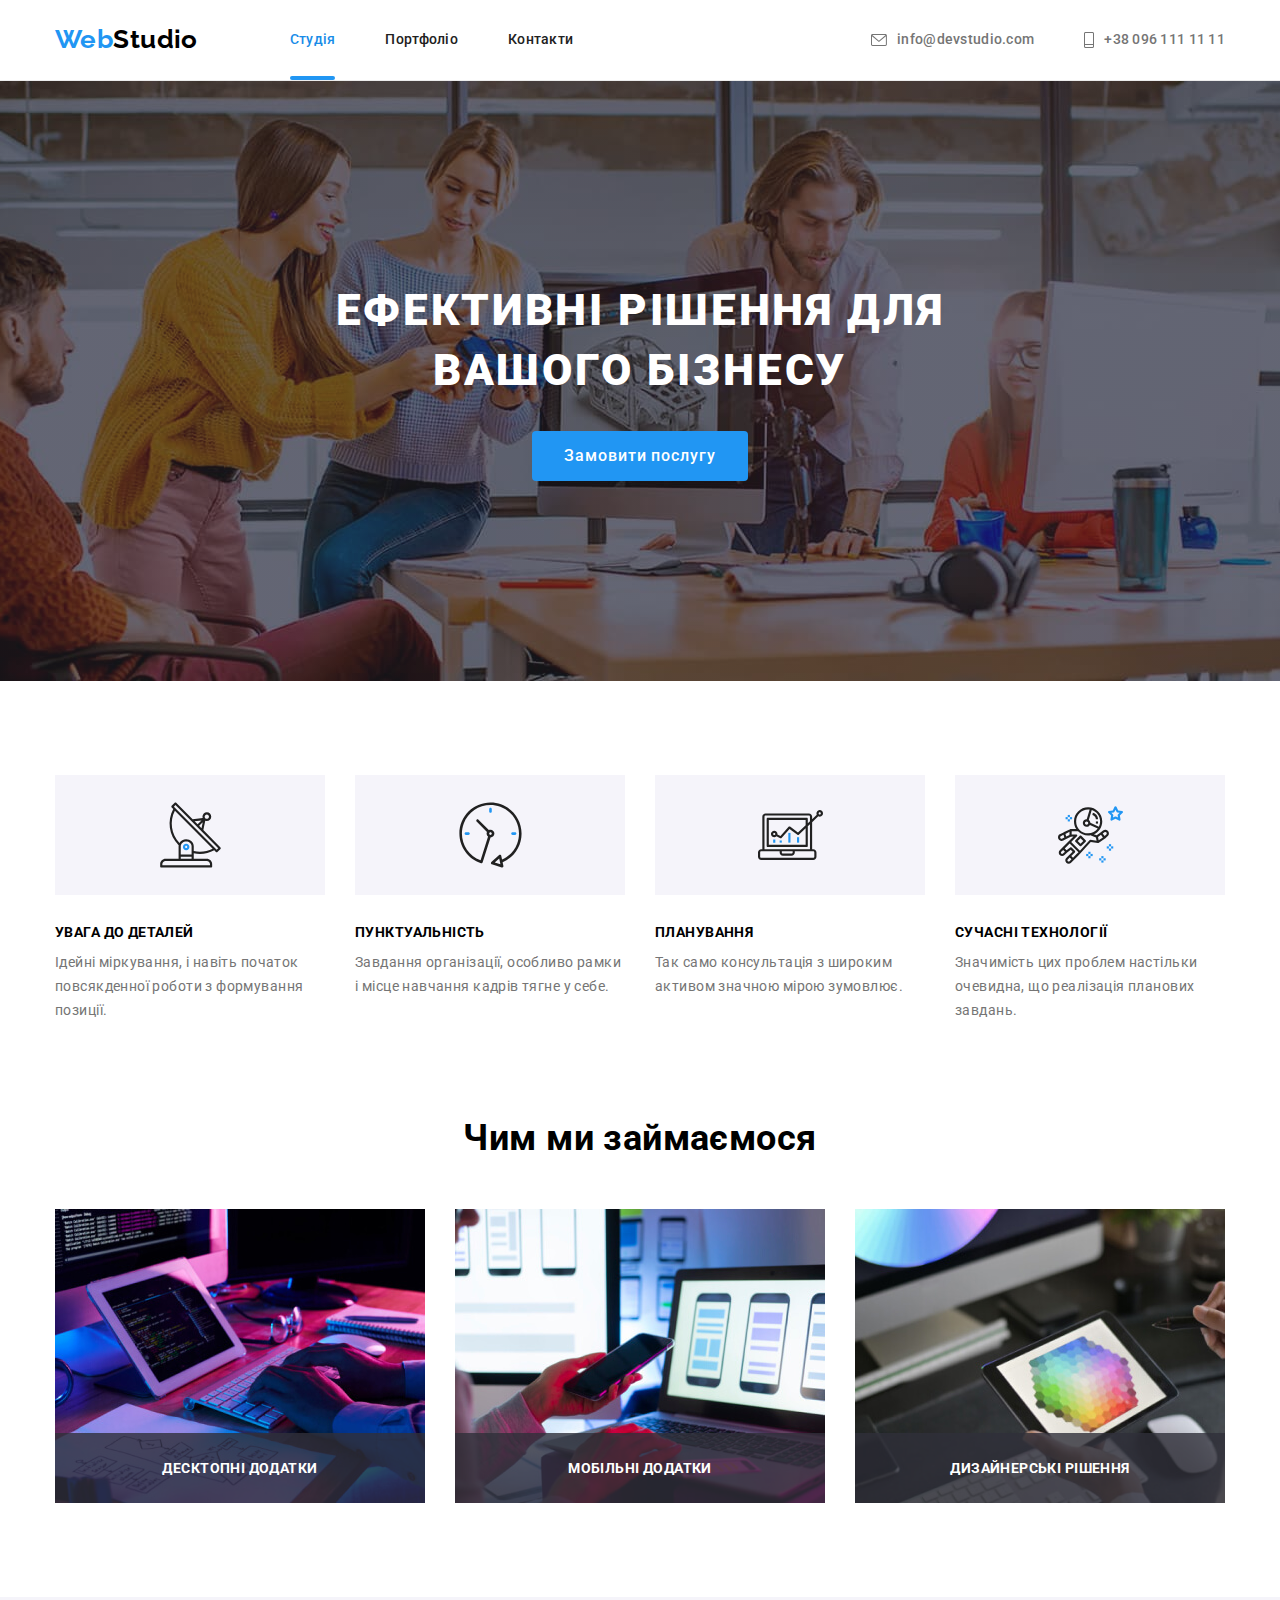
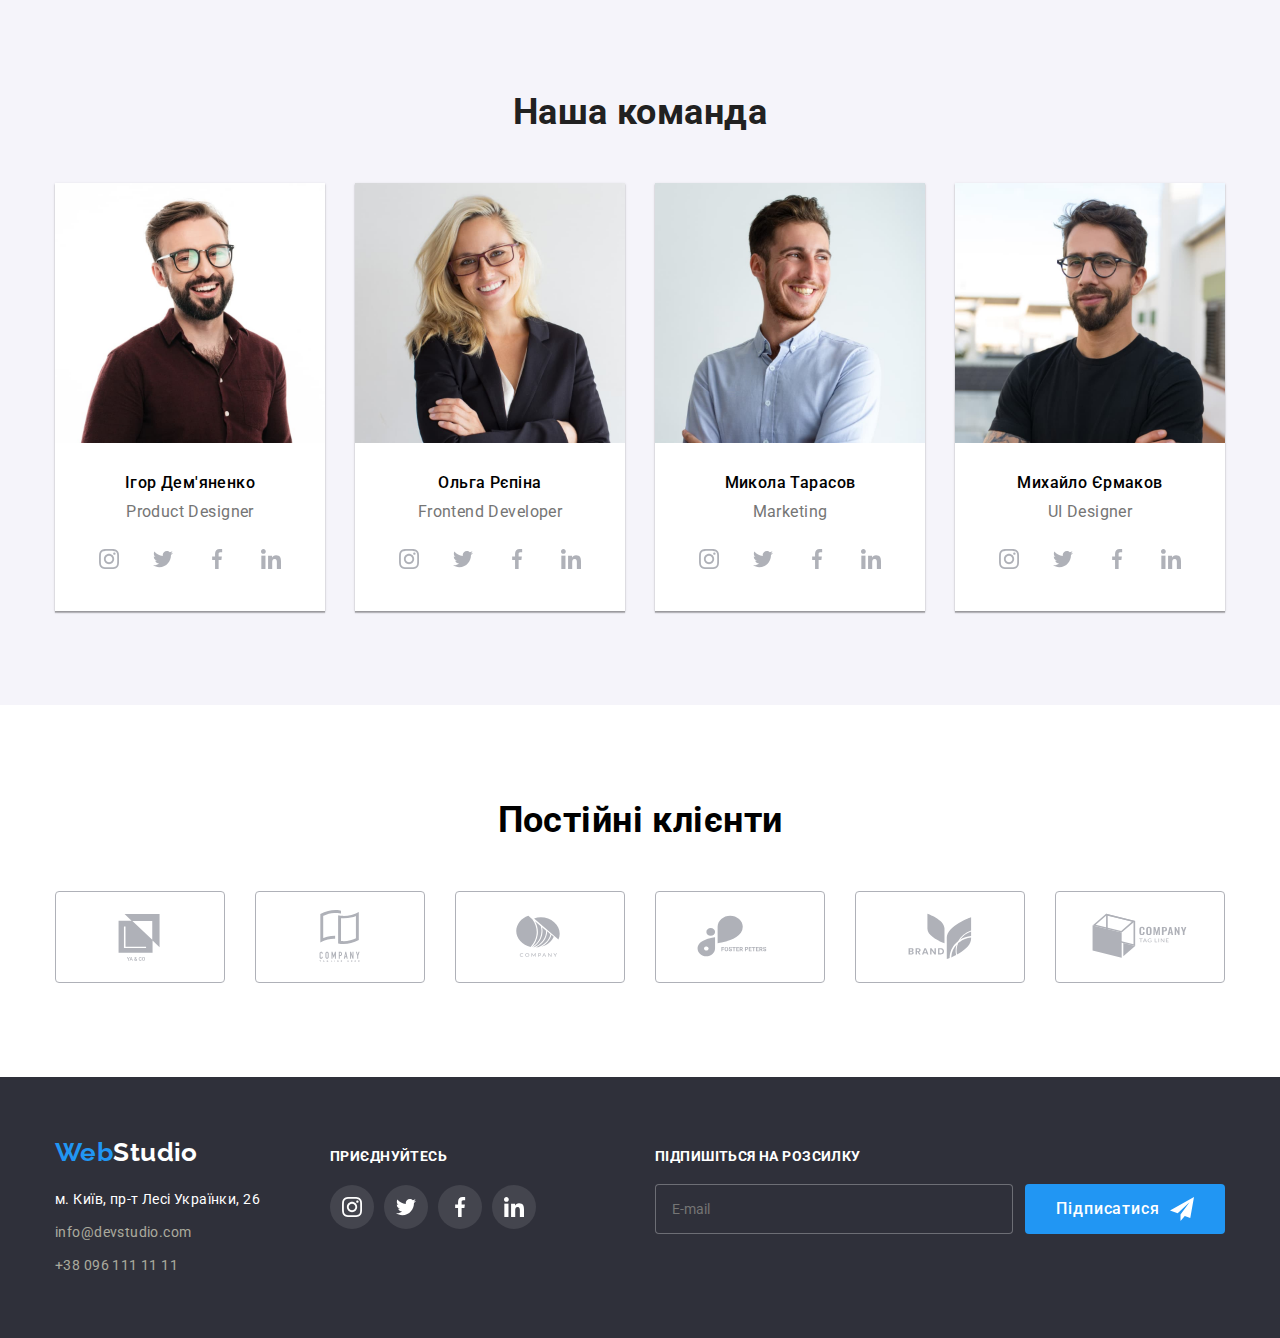
<file: index.html>
<!DOCTYPE html>
<html lang="uk">

<head>
    <meta charset="UTF-8">
    <meta http-equiv="X-UA-Compatible" content="IE=edge">
    <meta name="viewport" content="width=device-width, initial-scale=1.0">
    <title>WebStudio</title>
    <link rel="preconnect" href="https://fonts.googleapis.com">
    <link rel="preconnect" href="https://fonts.gstatic.com" crossorigin>
    <link href="https://fonts.googleapis.com/css2?family=Raleway:wght@700&family=Roboto:wght@400;500;700;900&display=swap"
        rel="stylesheet">
    <link rel="stylesheet" href="https://cdnjs.cloudflare.com/ajax/libs/modern-normalize/1.1.0/modern-normalize.min.css" />
    <link rel="stylesheet" href="./css/styles.css" />
</head>

<body class="page">

    <!-- Навігація сайту -->

<header class="page-header">
    <div class="container page-header-container">
        <nav class="page-nav">
            <a class="link logo" href="/index.html"><span class="dark-logo">Web</span><span class="logo-header">Studio</span></a>
    
            <ul class="menu list">
                <li class="menu-items">
                    <a class="menu-link current link" href="./index.html">Студія</a>
                </li>
                <li class="menu-items">
                    <a class="menu-link link" href="./portfolio.html">Портфоліо</a>
                </li>
                <li class="menu-items">
                    <a class="menu-link link" href="#Контакти">Контакти</a>
                </li>
            </ul>
        </nav>
        <ul class="contact list contact-container">
            <li class="items">
                <a class="contact-info link" href="mailto:info@devstudio.com">
                    <svg class="email-img" lang="eu" aria-label="email logo" width="16" height="12">
                        <use href="./images/sprite.svg#icon-envelope"></use>
                    </svg>info@devstudio.com</a
                >
            </li>
            <li class="items">
                <a class="contact-info link contact-phone-number" href="tel:+380961111111">
                    <svg class="phone-img" lang="eu" aria-label="phone logo" width="10" height="16">
                        <use href="./images/sprite.svg#icon-Vector"></use>
                    </svg>+38 096 111 11 11</a
                >
            </li>
        </ul>
    </div>
</header>

<main>

    <!-- Герой -->

    <section class="hero">
        <div class="container hero-container">
            <h1 class="hero-title">Ефективні рішення для вашого бізнесу</h1>
            <button class="model-open-btn" type="button" data-modal-open>Замовити послугу</button>
        </div>
    </section>

    <!-- Переваги -->

    <section class="benefits section" id="Наші_переваги"> 
        <div class="container">
            <h2 class="visually-hidden">Наші переваги</h2>
            <ul class="list benefits-info">
                <li class="benefits-list">
                    <div class="detalis">
                        <svg class="antenna" width="65px" height="70px">
                            <use href="./images/sprite.svg#icon-antenna"></use>
                        </svg>
                    </div>
                    <h3 class="title">УВАГА ДО ДЕТАЛЕЙ</h3>
                    <p class="text">Ідейні міркування, і навіть початок повсякденної роботи з формування позиції.</p>
                </li>

                <li class="benefits-list">
                    <div class="detalis">
                        <svg class="clock" width="65px" height="70px">
                            <use href="./images/sprite.svg#icon-clock"></use>
                        </svg>
                    </div>
                    <h3 class="title">ПУНКТУАЛЬНІСТЬ</h3>
                    <p class="text">Завдання організації, особливо рамки і місце навчання кадрів тягне у себе.</p>
                </li>

                <li class="benefits-list">
                    <div class="detalis">
                        <svg class="diagram" width="65px" height="70px">
                            <use href="./images/sprite.svg#icon-diagram"></use>
                        </svg>
                    </div>
                    <h3 class="title">ПЛАНУВАННЯ</h3>
                    <p class="text">Так само консультація з широким активом значною мірою зумовлює.</p>
                </li>

                <li class="benefits-list">
                    <div class="detalis">
                        <svg class="astronaut" width="65px" height="70px">
                            <use href="./images/sprite.svg#icon-astronaut"></use>
                        </svg>
                    </div>
                    <h3 class="title">СУЧАСНІ ТЕХНОЛОГІЇ</h3>
                    <p class="text">Значимість цих проблем настільки очевидна, що реалізація планових завдань.</p>
                </li>
            </ul>
        </div>
    </section>

    <!-- Чим займаємося -->

    <section class="work section">
        <div class="container">
            <h2 class="work-title">Чим ми займаємося</h2>
            <ul class="list work-info">
                <li class="work-class">
                    <div class="work-class-title">
                        <img src="./images/foto1.jpg" alt="Друкує на лептопі" width="370" />
                        <p class="work-class-descr">ДЕСКТОПНІ ДОДАТКИ</p>
                    </div>
                </li>
                <li class="work-class">
                    <div class="work-class-title">
                        <img src="./images/foto2.jpg" alt="Людина за компютером" width="370" />
                        <p class="work-class-descr">МОБІЛЬНІ ДОДАТКИ</p>
                    </div>
                </li>
                <li class="work-class">
                    <div class="work-class-title">
                        <img src="./images/foto3.jpg" alt="Планшет та ручка" width="370" />
                        <p class="work-class-descr">ДИЗАЙНЕРСЬКІ РІШЕННЯ</p>
                    </div>
                </li>
            </ul>
        </div>
    </section>

    <!-- Наша команда -->

    <section class="team section">
        <div class="container">
            <h2 class="team-title">Наша команда</h2>
                <ul class="list team-descr">
                    <li class="person-info">
                        <img src="./images/team/team1.jpg" alt="Ігор Дем'яненко член команди" width="270" />
                            <div class="team-info">
                                <h3 class="name-person">Ігор Дем'яненко</h3>
                                <p class="proffession-person">Product Designer</p>
                            
                                <ul class="social-list list">
                                    <li class="social-items">
                                        <a class="social-link" href="">
                                            <svg class="social-icons" width="20px" height="20px">
                                                <use href="./images/sprite.svg#icon-instagram"> 
                                                </use>
                                            </svg>
                                        </a>
                                    </li>
                                    <li class="social-items">
                                        <a class="social-link" href="">
                                            <svg class="social-icons" width="20px" height="20px">
                                                <use href="./images/sprite.svg#icon-twitter">
                                                </use>
                                            </svg>
                                        </a>
                                    </li>
                                    <li class="social-items">
                                        <a class="social-link" href="">
                                            <svg class="social-icons" width="20px" height="20px">
                                                <use href="./images/sprite.svg#icon-facebook">
                                                </use>
                                            </svg>
                                        </a>
                                    </li>
                                    <li class="social-items">
                                        <a class="social-link" href="">
                                            <svg class="social-icons" width="20px" height="20px">
                                                <use href="./images/sprite.svg#icon-linkedin">
                                                </use>
                                            </svg>
                                        </a>
                                    </li>
                                </ul>
                            </div>
                    </li>
                    <li class="person-info">
                        <img src="./images/team/team2.jpg" alt="Ольга Рєпіна член команди" width="270" />
                            <div class="team-info">
                                <h3 class="name-person">Ольга Рєпіна</h3>
                                <p class="proffession-person">Frontend Developer</p>
                            
                                <ul class="social-list list">
                                    <li class="social-item">
                                        <a class="social-link" href="">
                                            <svg class="social-icons" width="20px" height="20px">
                                                <use href="./images/sprite.svg#icon-instagram">
                                                </use>
                                            </svg>
                                        </a>
                                    </li>
                                    <li class="social-items">
                                        <a class="social-link" href="">
                                            <svg class="social-icons" width="20px" height="20px">
                                                <use href="./images/sprite.svg#icon-twitter">
                                                </use>
                                            </svg>
                                        </a>
                                    </li>
                                    <li class="social-items">
                                        <a class="social-link" href="">
                                            <svg class="social-icons" width="20px" height="20px">
                                                <use href="./images/sprite.svg#icon-facebook">
                                                </use>
                                            </svg>
                                        </a>
                                    </li>
                                    <li class="social-items">
                                        <a class="social-link" href="">
                                            <svg class="social-icons" width="20px" height="20px">
                                                <use href="./images/sprite.svg#icon-linkedin">
                                                </use>
                                            </svg>
                                        </a>
                                    </li>
                                </ul>
                            </div>
                    </li>
                    <li class="person-info">
                        <img src="./images/team/team3.jpg" alt="Микола Тарасов член команди" width="270" />
                            <div class="team-info">
                                <h3 class="name-person">Микола Тарасов</h3>
                                <p class="proffession-person">Marketing</p>
                            
                                <ul class="social-list list">
                                    <li class="social-item">
                                        <a class="social-link" href="">
                                            <svg class="social-icons" width="20px" height="20px">
                                                <use href="./images/sprite.svg#icon-instagram">
                                                </use>
                                            </svg>
                                        </a>
                                    </li>
                                    <li class="social-items">
                                        <a class="social-link" href="">
                                            <svg class="social-icons" width="20px" height="20px">
                                                <use href="./images/sprite.svg#icon-twitter">
                                                </use>
                                            </svg>
                                        </a>
                                    </li>
                                    <li class="social-items">
                                        <a class="social-link" href="">
                                            <svg class="social-icons" width="20px" height="20px">
                                                <use href="./images/sprite.svg#icon-facebook">
                                                </use>
                                            </svg>
                                        </a>
                                    </li>
                                    <li class="social-items">
                                        <a class="social-link" href="">
                                            <svg class="social-icons" width="20px" height="20px">
                                                <use href="./images/sprite.svg#icon-linkedin">
                                                </use>
                                            </svg>
                                        </a>
                                    </li>
                                </ul>
                            </div>
                    </li>
                    <li class="person-info">
                        <img src="./images/team/team4.jpg" alt="Михайло Єрмаков член команди" width="270" />
                            <div class="team-info">
                                <h3 class="name-person">Михайло Єрмаков</h3>
                                <p class="proffession-person">UI Designer</p>
                            
                                <ul class="social-list list">
                                    <li class="social-item">
                                        <a class="social-link" href="#">
                                            <svg class="social-icons" width="20px" height="20px">
                                                <use href="./images/sprite.svg#icon-instagram">
                                                </use>
                                            </svg>
                                        </a>
                                    </li>
                                    <li class="social-items">
                                        <a class="social-link" href="#">
                                            <svg class="social-icons" width="20px" height="20px">
                                                <use href="./images/sprite.svg#icon-twitter">
                                                </use>
                                            </svg>
                                        </a>
                                    </li>
                                    <li class="social-items">
                                        <a class="social-link" href="#">
                                            <svg class="social-icons" width="20px" height="20px">
                                                <use href="./images/sprite.svg#icon-facebook">
                                                </use>
                                            </svg>
                                        </a>
                                    </li>
                                    <li class="social-items">
                                        <a class="social-link" href="#" >
                                            <svg class="social-icons" width="20px" height="20px">
                                                <use href="./images/sprite.svg#icon-linkedin">
                                                </use>
                                            </svg>
                                        </a>
                                    </li>
                                </ul>
                            </div>
                    </li>
                </ul>
        </div>
    </section>
</main>

<!--Наші клієнти-->
    <section class="section">
        <div class="container">
            <h2 class="client-hero">Постійні клієнти</h2>
            <ul class="client-list list">
                <li class="client-items">
                    <a class="client-link" href="#">
                        <svg class="client-logo" width="160px" height="60px">
                            <use href="./images/sprite.svg#icon-Logo"></use>
                        </svg>
                    </a>
                </li>
                <li class="client-items">
                    <a class="client-link" href="#">
                        <svg class="client-logo" width="160px" height="60px">
                            <use href="./images/sprite.svg#icon-Logo-1"></use>
                        </svg>
                    </a>
                </li>
                <li class="client-items">
                    <a class="client-link" href="#">
                        <svg class="client-logo" width="160px" height="60px">
                            <use href="./images/sprite.svg#icon-Logo-2"></use>
                        </svg>
                    </a>
                </li>
                <li class="client-items">
                    <a class="client-link" href="#">
                        <svg class="client-logo" width="160px" height="60px">
                            <use href="./images/sprite.svg#icon-Logo-3"></use>
                        </svg>
                    </a>
                </li>
                <li class="client-items">
                    <a class="client-link" href="#">
                        <svg class="client-logo" width="160px" height="60px">
                            <use href="./images/sprite.svg#icon-Logo-4"></use>
                        </svg>
                    </a>
                </li>
                <li class="client-items">
                    <a href="#" class="client-link">
                        <svg class="client-logo" width="160px" height="60px">
                            <use href="./images/sprite.svg#icon-Logo-5"></use>
                        </svg>
                    </a>
                </li>
            </ul>
        </div>
    </section>

<!-- Футер -->
    <footer class="footer" id="Контакти">
        <div class="all-footer container">
            <div class="container-footer">
                <a class="link logo-footer" href="./index.html"><span class="blue-logo">Web</span><span class="white-logo">Studio</span>
                </a>
                <address class="addres">
                    <ul class="list">
                        <li class="adress-info">
                            <a class="contact-addres link"
                                href="https://www.google.com/maps/d/u/0/viewer?mid=10uSM3H-mIU3GznYo2szRIEphczw&hl=en_US&ll=50.42725352504822%2C30.537984711639403&z=17"
                                target="_blank" rel="noreferer noopener nofollow">м. Київ, пр-т Лесі Українки, 26 </a>
                        </li>
                        <li class="adress-info"><a class="contact-list link contact-email" href="mailto:info@devstudio.com">info@devstudio.com</a> </li>
                        <li class="adress-info"><a class="contact-list link contact-phone" href="tel:+380961111111">+38 096 111 11 11</a> </li>
                    </ul>
                </address>
            </div>
        
            <div class=" social-footer">
                <p class="connection">приєднуйтесь</p>
                <ul class="social-footer-list list">
                    <li class="social-item">
                        <a class="social-link-footer" href="#">
                            <svg class="social-icons-footer" width="20px" height="20px">
                                <use href="./images/sprite.svg#icon-instagram">
                                </use>
                            </svg>
                        </a>
                    </li>
                    <li class="social-items">
                        <a class="social-link-footer" href="#">
                            <svg class="social-icons-footer" width="20px" height="20px">
                                <use href="./images/sprite.svg#icon-twitter">
                                </use>
                            </svg>
                        </a>
                    </li>
                    <li class="social-items">
                        <a class="social-link-footer" href="#">
                            <svg class="social-icons-footer"  width="20px" height="20px">
                                <use href="./images/sprite.svg#icon-facebook">
                                </use>
                            </svg>
                        </a>
                    </li>
                    <li class="social-items">
                        <a class="social-link-footer" href="#">
                            <svg class="social-icons-footer"  width="20px" height="20px">
                                <use href="./images/sprite.svg#icon-linkedin">
                                </use>
                            </svg>
                        </a>
                    </li>
                </ul>
            </div>
            <div class="footer-sing">
                <p class="footer-form-descr">ПІДПИШІТЬСЯ НА РОЗСИЛКУ</p>
                <form class="footer-form">
                    <label class="footer-lable">
                        <input class="footer-input-email" type="email" name="Email" placeholder="E-mail" pattern="[a-z0-9._%+-]+@[a-z0-9.-]+\.[a-z]{2,}$">
                            <button type="submit" class="footer-modal-btn">Підписатися<svg class="footer-icon" width="24px" height="24px">
                            <use href="./images/sprite.svg#icon-send"></use>
                            </svg>
                            </button>  
                    </label>
                </form>
            </div>
        </div>
    </footer>
    <div class="backdrop is-hidden" data-modal>
        <div class="modal">
            <button type="button" class="modal-close-btn" data-modal-close>
            <svg class="modal-close-icon" width="18px" height="18px" >
            <use href="./images/sprite.svg#icon-close"></use>
            </svg>
            </button>
            <p class="modal-form-title">Залиште свої дані, ми вам передзвонимо</p>
            <form class="modal-form">
                <label class="modal-form-field">
                    <span class="modal-form-field-desc">Ім'я</span>
                    <span class="modal-form-input-wrapper">
                        <input type="text" class="modal-form-input" pattern="[a-zA-Zа-яА-ЯіІїЇ]+" name="user_name" >
                        <svg class="modal-form-input-icon" width="18px" height="18px">
                            <use href="./images/sprite.svg#icon-person-black"></use>
                        </svg>
                    </span>
                </label>
                <label class="modal-form-field">
                    <span class="modal-form-field-desc">Телфон</span>
                    <span class="modal-form-input-wrapper">
                        <input type="tel" class="modal-form-input" pattern="[0-9]{3}-[0-9]{3}-[0-9]{2}-[0-9]{2}" title="xxx-xxx-xx-xx" name="user_phone"  >
                        <svg class="modal-form-input-icon" width="18px" height="18px">
                            <use href="./images/sprite.svg#icon-phone-black"></use>
                        </svg>
                    </span>
                </label>
                <label class="modal-form-field">
                    <span class="modal-form-field-desc">Пошта</span>
                    <span class="modal-form-input-wrapper">
                        <input type="email" class="modal-form-input" name="user_email" pattern="[a-z0-9._%+-]+@[a-z0-9.-]+\.[a-z]{2,}$">
                        <svg class="modal-form-input-icon" width="18px" height="18px">
                            <use href="./images/sprite.svg#icon-email-black"></use>
                        </svg>
                    </span>
                </label>
                <label class="modal-form-field modal-form-comment">
                    <span class="modal-form-field-desc">Коментар</span>
                    <textarea name="user_message" class="modal-form-message" placeholder="Введіть текст"></textarea>
                </label>
                <label class="model-form-check-field">
                    <input type="checkbox" class="modal-form-check" name="user_policy" required>
                    <svg class="modal-form-own-checkbox">
                        <use class="modal-form-own-checkbox-icon" href="./images/sprite.svg#icon-check"></use>
                    </svg>
                    Погоджуюся з розсилкою та приймаю &nbsp; <a class="modal-form-contract" href="">Умови договору</a>
                </label>
                <button type="submit" class="modal-form-submit">Відправити</button>
            </form>
        </div>
    </div>
    <script src="./js/modal.js"></script>
</body>


</html>
</file>
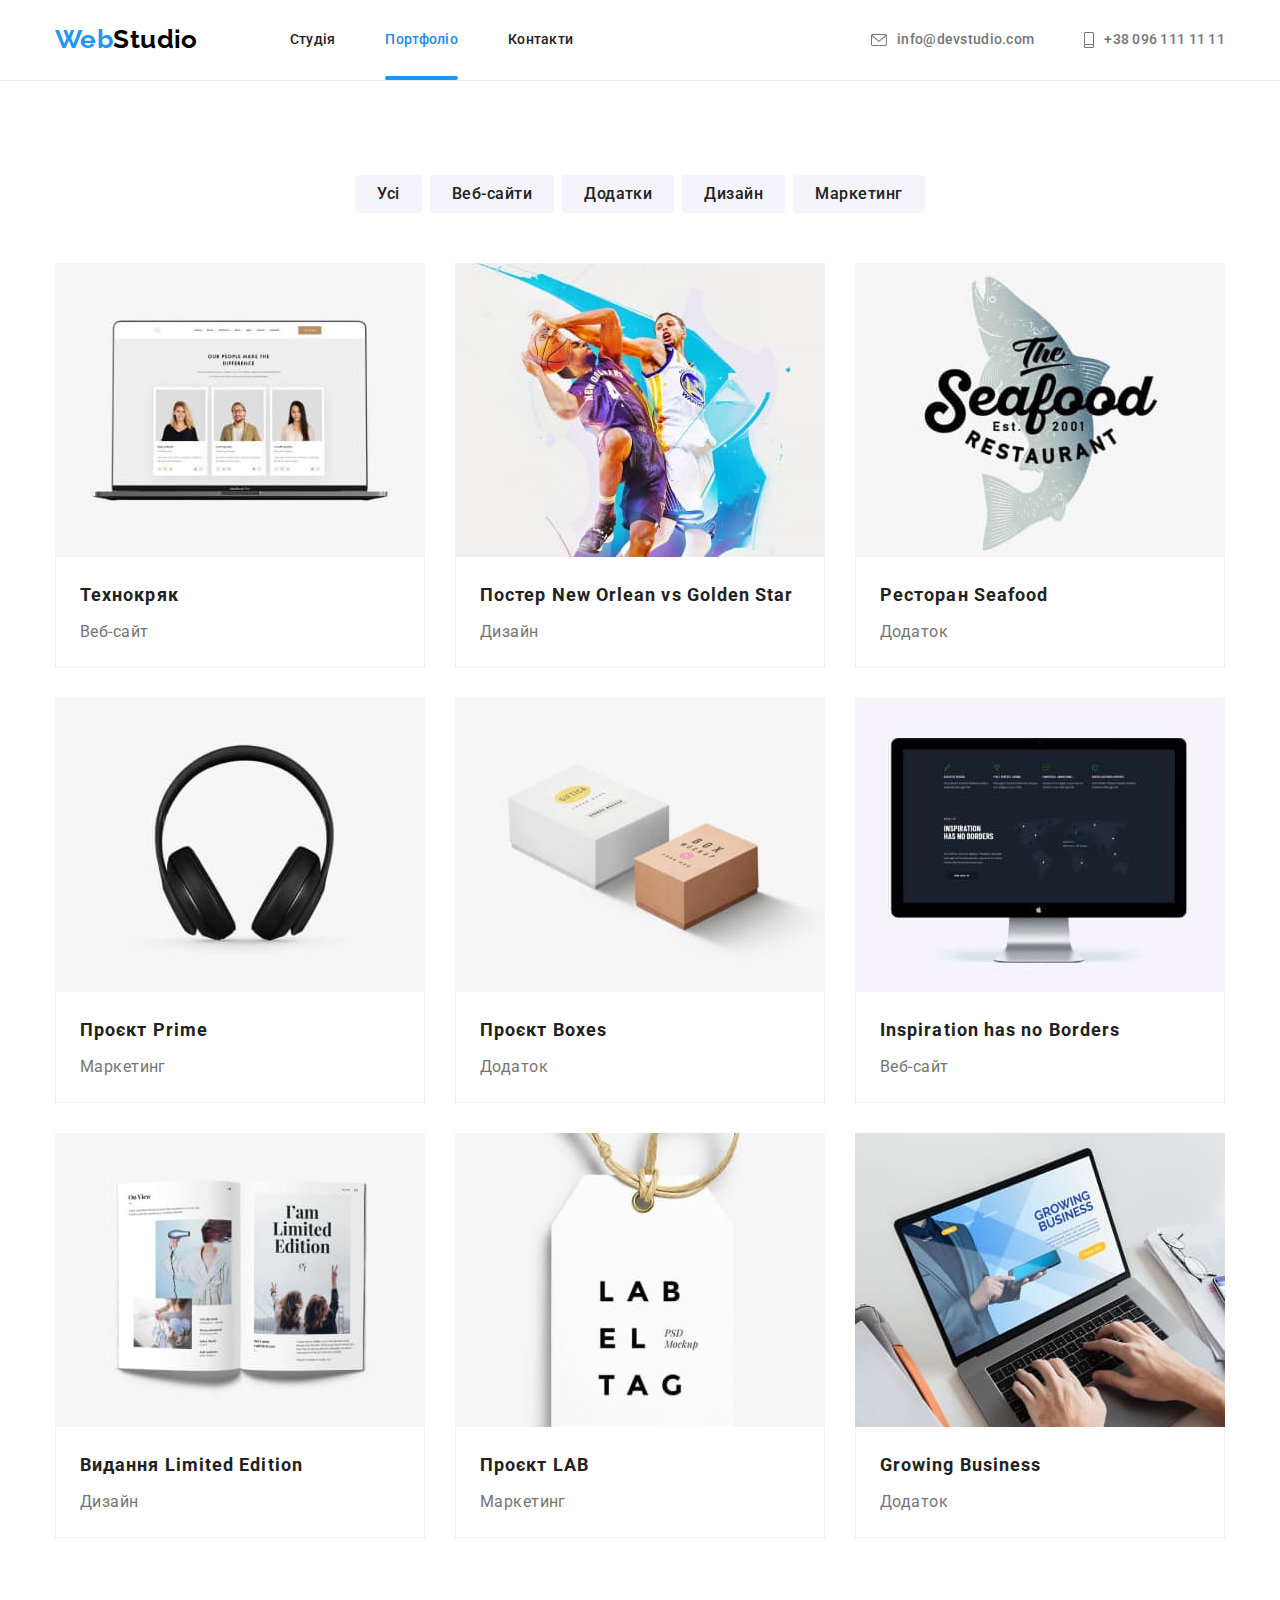
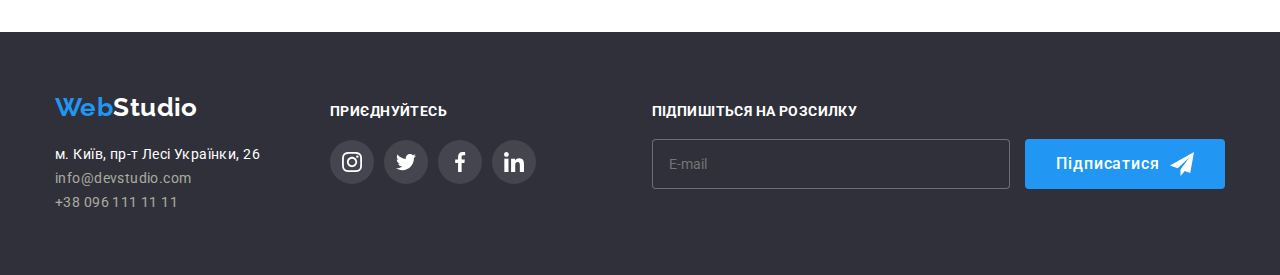
<file: portfolio.html>
<!DOCTYPE html>
<html lang="uk">

<head>
    <meta charset="UTF-8">
    <meta http-equiv="X-UA-Compatible" content="IE=edge">
    <meta name="viewport" content="width=device-width, initial-scale=1.0">
    <title>WebStudio</title>
    <link rel="preconnect" href="https://fonts.googleapis.com">
    <link rel="preconnect" href="https://fonts.gstatic.com" crossorigin>
    <link href="https://fonts.googleapis.com/css2?family=Raleway:wght@700&family=Roboto:wght@400;500;700;900&display=swap"
        rel="stylesheet">
    <link rel="stylesheet" href="https://cdnjs.cloudflare.com/ajax/libs/modern-normalize/1.1.0/modern-normalize.min.css" />
    <link rel="stylesheet" href="./css/styles.css" />
</head>

<body class="page">
    <header class="page-header">
        <div class="container page-header-container">
            <nav class="page-nav">
                <a class="link logo" href="./index.html"><span class="dark-logo">Web</span><span class="logo-header">Studio</span></a>
                <ul class="menu list">
                    <li><a class="menu-link link" href="./index.html">Студія</a>
                    </li>
                    <li><a class="menu-link current link" href="./portfolio.html">Портфоліо</a>
                    </li>
                    <li><a class="menu-link link" href="#Контакти">Контакти</a>
                    </li>
                </ul>
            </nav>
                <ul class="contact list contact-container">
                    <li class="items">
                        <a class="contact-info link" href="mailto:info@devstudio.com">
                            <svg class="email-img" lang="eu" aria-label="email logo" width="16" height="12">
                                <use href="./images/sprite.svg#icon-envelope"></use>
                            </svg>
                            info@devstudio.com</a>
                    </li>
                    <li class="items">
                        <a class="contact-info link contact-phone-number" href="tel:+380961111111">
                            <svg class="phone-img" lang="eu" aria-label="phone logo" width="10" height="16">
                                <use href="./images/sprite.svg#icon-Vector"></use>
                            </svg>
                            +38 096 111 11 11</a>
                    </li>
            </ul>
        </div>
    </header>

    <main>
        <section class="portfolio-info section">
            <div class="container">
                <h1 class="visually-hidden" id="Портфоліо">Наші роботи</h1>
                <ul class="portfolio list">
                    <li><button class="portfolio-title" type="button">Усі</button></li>
                    <li><button class="portfolio-title" type="button">Веб-сайти</button></li>
                    <li><button class="portfolio-title" type="button">Додатки</button></li>
                    <li><button class="portfolio-title" type="button">Дизайн</button></li>
                    <li><button class="portfolio-title" type="button">Маркетинг</button></li>
                </ul>

                <ul class="list portfolio-items">
                    <li class="portfolio-card">
                        <a class="link card-link" href="#">
                            <div class="list-img-card">
                                <img src="./images/works/work1.jpg" alt="лептоп">
                                <p class="overlay">Ресурс пропонує комплексні пропозиції з різним рівнем функціоналу та сервісів. Все це дозволить
                                    відвідувачу отримати
                                    вичерпні відомості про компанію чи приватну особу.</p>
                            </div>
                            <div class="portfolio-work">
                                <h2 class="work-name">Технокряк</h2>
                                <p class="work-descr">Веб-сайт</p>
                            </div>
                        </a>
                    </li>
                    <li class="portfolio-card">
                        <a class="link card-link" href="#">
                            <div class="list-img-card">
                                <img src="./images/works/work2.jpg" alt="два_баскетболіста">
                                <p class="overlay">Ресурс пропонує комплексні пропозиції з різним рівнем функціоналу та сервісів. Все це дозволить
                                    відвідувачу отримати
                                    вичерпні відомості про компанію чи приватну особу.</p>
                            </div>
                            <div class="portfolio-work">
                                <h2 class="work-name">Постер New Orlean vs Golden Star</h2>
                                <p class="work-descr">Дизайн</p>
                            </div>
                        </a>
                    </li>
                    <li class="portfolio-card">
                        <a class="link card-link" href="#">
                            <div class="list-img-card">
                                <img src="./images/works/work3.jpg" alt="лого_рибний_ресторан">
                                <p class="overlay">Ресурс пропонує комплексні пропозиції з різним рівнем функціоналу та сервісів. Все це дозволить
                                    відвідувачу отримати
                                    вичерпні відомості про компанію чи приватну особу.</p>
                            </div>
                            <div class="portfolio-work">
                                <h2 class="work-name">Ресторан Seafood</h2>
                                <p class="work-descr">Додаток</p>
                            </div>
                        </a>
                    </li>
                    <li class="portfolio-card">
                        <a class="link card-link" href="#">
                            <div class="list-img-card">
                                <img src="./images/works/work4.jpg" alt="науники">
                                <p class="overlay">Ресурс пропонує комплексні пропозиції з різним рівнем функціоналу та сервісів. Все це дозволить
                                    відвідувачу отримати
                                    вичерпні відомості про компанію чи приватну особу.</p>
                            </div>
                            <div class="portfolio-work">
                                <h2 class="work-name">Проєкт Prime</h2>
                                <p class="work-descr">Маркетинг</p>
                            </div>
                        </a>
                    </li>
                    <li class="portfolio-card">
                        <a class="link card-link" href="#">
                            <div class="list-img-card">
                                <img src="./images/works/work5.jpg" alt="дві_коробки">
                                <p class="overlay">Ресурс пропонує комплексні пропозиції з різним рівнем функціоналу та сервісів. Все це дозволить
                                    відвідувачу отримати
                                    вичерпні відомості про компанію чи приватну особу.</p>
                            </div>
                            <div class="portfolio-work">
                                <h2 class="work-name">Проєкт Boxes</h2>
                                <p class="work-descr">Додаток</p>
                            </div>
                        </a>
                    </li>
                    <li class="portfolio-card">
                        <a class="link card-link" href="#">
                            <div class="list-img-card">
                                <img src="./images/works/work6.jpg" alt="монітор">
                                <p class="overlay">Ресурс пропонує комплексні пропозиції з різним рівнем функціоналу та сервісів. Все це дозволить
                                    відвідувачу отримати
                                    вичерпні відомості про компанію чи приватну особу.</p>
                            </div>
                            <div class="portfolio-work">
                                <h2 class="work-name">Inspiration has no Borders</h2>
                                <p class="work-descr">Веб-сайт</p>
                            </div>
                        </a>
                    </li>
                    <li class="portfolio-card">
                        <a class="link card-link" href="#">
                            <div class="list-img-card">
                                <img src="./images/works/work7.jpg" alt="книжка">
                                <p class="overlay">Ресурс пропонує комплексні пропозиції з різним рівнем функціоналу та сервісів. Все це дозволить
                                    відвідувачу отримати
                                    вичерпні відомості про компанію чи приватну особу.</p>
                            </div>
                            <div class="portfolio-work">
                                <h2 class="work-name">Видання Limited Edition</h2>
                                <p class="work-descr">Дизайн</p>
                            </div>
                        </a>
                    </li>
                    <li class="portfolio-card">
                        <a class="link card-link" href="#">
                            <div class="list-img-card">
                                <img src="./images/works/work8.jpg" alt="бірка">
                                <p class="overlay">Ресурс пропонує комплексні пропозиції з різним рівнем функціоналу та сервісів. Все це дозволить
                                    відвідувачу отримати
                                    вичерпні відомості про компанію чи приватну особу.</p>
                            </div>
                            <div class="portfolio-work">
                                <h2 class="work-name">Проєкт LAB</h2>
                                <p class="work-descr">Маркетинг</p>
                            </div>
                        </a>
                    </li>
                    <li class="portfolio-card">
                        <a class="link card-link" href="#">
                            <div class="list-img-card">
                                <img src="./images/works/work9.jpg" alt="друкує_на_лептопі">
                                <p class="overlay">Ресурс пропонує комплексні пропозиції з різним рівнем функціоналу та сервісів. Все це дозволить
                                    відвідувачу отримати
                                    вичерпні відомості про компанію чи приватну особу.</p>
                            </div>
                            <div class="portfolio-work">
                                <h2 class="work-name">Growing Business</h2>
                                <p class="work-descr">Додаток</p>
                            </div>
                        </a>
                    </li>
                </ul>
            </div>
        </section>
    </main>
    <footer class="footer" id="Контакти">
        <div class="all-footer container">
            <div >
                <a class="link logo-footer" href="./index.html"><span class="blue-logo">Web</span><span class="white-logo">Studio</span></a>
                <address class="addres">
                    <ul class="list">
                        <li>
                            <a class="contact-addres link"
                                href="https://www.google.com/maps/d/u/0/viewer?mid=10uSM3H-mIU3GznYo2szRIEphczw&hl=en_US&ll=50.42725352504822%2C30.537984711639403&z=17"
                                target="_blank" rel="noreferer noopener nofollow">м. Київ, пр-т Лесі Українки, 26 </a>
                        </li>
                        <li><a class="contact-list link" href="mailto:info@devstudio.com">info@devstudio.com</a> </li>
                        <li><a class="contact-list link" href="tel:+380961111111">+38 096 111 11 11</a> </li>
                    </ul>
                </address>
            </div>

            <div class=" social-footer">
                <p class="connection">приєднуйтесь</p>
                <ul class="social-footer-list list">
                    <li class="social-item">
                        <a class="social-link-footer" href="#">
                            <svg class="social-icons-footer" lang="eu" aria-lable="icon instagram" width="20px" height="20px">
                                <use href="./images/sprite.svg#icon-instagram">
                                </use>
                            </svg>
                        </a>
                    </li>
                    <li class="social-items">
                        <a class="social-link-footer" href="#">
                            <svg class="social-icons-footer" lang="eu" aria-lable="icon twitter" width="20px" height="20px">
                                <use href="./images/sprite.svg#icon-twitter">
                                </use>
                            </svg>
                        </a>
                    </li>
                    <li class="social-items">
                        <a class="social-link-footer" href="#">
                            <svg class="social-icons-footer" lang="eu" aria-lable="icon facebook" width="20px" height="20px">
                                <use href="./images/sprite.svg#icon-facebook">
                                </use>
                            </svg>
                        </a>
                    </li>
                    <li class="social-items">
                        <a class="social-link-footer" href="#">
                            <svg class="social-icons-footer" lang="eu" aria-lable="icon linkedin" width="20px" height="20px">
                                <use href="./images/sprite.svg#icon-linkedin">
                                </use>
                            </svg>
                        </a>
                    </li>
                </ul>
            </div>
            <div class="footer-sing">
                <p class="footer-form-descr">ПІДПИШІТЬСЯ НА РОЗСИЛКУ</p>
                <form class="footer-form">
                    <label class="footer-form-lable">
                        <input type="Email" class="footer-input-email" type="email" name="Email" placeholder="E-mail"
                            pattern="[a-z0-9._%+-]+@[a-z0-9.-]+\.[a-z]{2,}$">
                        <button type="submit" class="footer-modal-btn">Підписатися
                            <svg class="footer-icon" width="24px" height="24px">
                                <use href="./images/sprite.svg#icon-send"></use>
                            </svg>
                        </button>
                    </label>
                </form>
            </div>
        </div>
    </footer>
</body>
</html>
</file>
<file: css/styles.css>
:root {
    --primary-font:'Roboto',sans-serif;
    --secondary-font:'Raleway', sans-serif;
    --primary-text-color-them-dark:#ffffff;
    --secondary-text-color-them-dark:rgba(255, 255, 255, 0.6);
    --primary-text-color-them-light:#212121;
    --secondary-text-color-them-light:#757575;
    --accent-color: #2196F3;
    --primary-background-color:#ffffff;
    --primary-logo-dark:#000000;
    --primary-logo-blue:#2196F3;
    --secondary-logo-blue:#2196F3;
    --secondary-logo-white:#ffffff;
    --primary-text-hero:#ffffff;
    --hero-background:#2F303A;
    --font-family: inherit;
    --background-open-model-btn:#188CE8;
    --background-team:#F5F4FA;
    --background-person-info:rgba(255, 255, 255, 1);
    --contact-addres-text:#ffffff;
    --contact-text-list:rgba(255, 255, 225, 0.6);
    --background-footer:#2F303A;
    --background-portfolio-title:#F5F4FA;
    --portfolio-text-title:#ffffff;
    --transition-dur-and-func: 250ms cubic-bezier(0.4, 0, 0.2, 1);
}

.link {
    text-decoration: none;
}

.list {
    list-style: none;
}

h1,
h2,
h3,
h4,
p {
    margin-top: 0;
    margin-bottom: 0;
}

ul,
ol {
    margin-top: 0;
    margin-bottom: 0;
    padding-left: 0;
}

img {
    display: block;
    max-width: 100%;
    height: auto;
}

button {
    cursor: pointer;
}

body {
    font-family: var(--primary-font);
    font-size: 14px;
    background: var(--primary-background-color);
    font-weight: 700;
    letter-spacing: 0.03em;
}

.container {
width: 1200px;
margin-left: auto;
margin-right: auto;
padding-left: 15px;
padding-right: 15px;
}

.section {
    padding-top: 94px;
    padding-bottom: 94px;
}

/*Навігація сайту*/

.contact .items + .items  {
    margin-left: 50px;
}

  

.page-header {
    border-bottom: 1px solid #ECECEC;
}

.page-header-container {
    display: flex;
    align-items: center;
}

.page-nav {
    
    display: flex;
    align-items: center;
}

.menu {
    display: flex;
    column-gap: 50px;
}

.logo {
    margin-right: 92px;
    padding-top: 24px;
    padding-bottom: 25px;
}

.logo-header {
    font-family: var(--secondary-font);
    font-style: normal;
    font-weight: 700;
    font-size: 26px;
    line-height: 1.19;

    color: var(--primary-logo-dark);
}

.dark-logo {
    font-family: var(--secondary-font);
    font-style: normal;
    font-weight: 700;
    font-size: 26px;
    line-height: 1.19;

    color: var(--primary-logo-blue);
}

.menu-link:hover,
.menu-link:focus {
    color: var(--accent-color);
    transition: var(--transition-dur-and-func)
}

.menu-link {
    display: block;
    position: relative;
    font-weight: 500;
    line-height: 1.14;
    letter-spacing: 0.02em;
    padding-top: 32px;
    padding-bottom: 32px;

    color: var(--primary-text-color-them-light);
}

.menu-link.current::after {
    content: "";
    position: absolute;
    display: block;
    
    left: 0;
    bottom: 0;
    height: 4px;
        
    width: 100%;
    border-radius: 2px;
    background-color: var(--accent-color);
}

.current {
    color:var(--background-open-model-btn) ;
}

.contact {
    margin-left: auto;
}

.items {
    color: #2196F3;
}

.contact-info {
    display: flex;
    align-items: center;
    justify-content: center;

    font-weight: 500;
    line-height: 1.14;
    letter-spacing: 0.02em;
    

    color: var(--secondary-text-color-them-light);  
}

.phone-img, 
.email-img {
    margin-right: 10px;
    fill: currentColor;
}

.contact-info:hover,
.contact-info:focus {
    color: #2196F3;
    transition: var(--transition-dur-and-func)
}

.contact-container {
    display: flex;
    align-items: center;
    margin-left: auto;
}

/*Герой*/

.hero {
    padding-top: 200px;
    padding-bottom: 200px;

    height: 600px;
    max-width: 1600px;
    margin-left: auto;
    margin-right: auto;
    background-position: center;
    
    background-image: linear-gradient(to right, rgba(47, 48, 58, 0.4), rgba(47, 48, 58, 0.4) ) ,
    url('../images/background-hero.jpg');
}

.hero-title {
    text-align: center;
    margin-bottom: 30px;
    width: 696px;

    margin-left: auto;
    margin-right: auto;

    font-weight: 900;
    font-size: 44px;
    line-height: 1.36;
    letter-spacing: 0.06em;
    text-transform: uppercase;
  
    color: var(--primary-text-hero);
}

.model-open-btn {
    align-items: center;
    margin: auto;
    display: block;
    padding: 10px 32px;
    
    font-family:var(--primary-font);
    font-weight: 500;
    font-size: 16px;
    line-height: 1.88;
    letter-spacing: 0.06em;
    
    border: none;
    color: var(--primary-text-color-them-dark);
    background: var(--accent-color);
    border-radius: 4px;

    transition: var(--transition-dur-and-func);
}

.model-open-btn:hover,
.model-open-btn:focus {
    color: var(--primary-text-color-them-dark);
    background: var(--background-open-model-btn);
}

/*Переваги*/

.visually-hidden {
    position: absolute;
    white-space: nowrap;
    width: 1px;
    height: 1px;
    overflow: hidden;
    border: 0;
    padding: 0;
    clip: rect(0 0 0 0);
    clip-path: inset(50%);
    margin: -1px;
}

.benefits-info {
    display: flex;
    flex-wrap: wrap;
    gap: 30px;
}
.benefits-list {
    width: 270px;
    flex-basis: calc((100% - 90px) / 4);
}

.detalis {
    display: flex;
    align-items: center;
    justify-content: center;
    height: 120px;
    margin-bottom: 30px;

    background-color: #F5F4FA;
}


.title {
    margin-bottom: 10px;

    font-size: 14px;
    line-height: 1.14;
    text-transform: uppercase;
}

.benefits .text {
    font-weight: 400;
    line-height: 1.71;

    color: var(--secondary-text-color-them-light);
}

/*Роботи*/

.work {
    padding-top: 0;
}

.work-info {
    display: flex;
    flex-wrap: wrap;
    gap: 30px;
}
.work-title {
    padding-bottom: 50px;

    font-size: 36px;
    line-height: 1.17;
    text-align: center;
}

.work-class-descr {
    display: flex;
    font-size: 14px;
    align-items: center;
    justify-content: center;
    vertical-align: top;

    
    position: absolute;    
    bottom: 0;
    left: 0;
    width: 370px;
    height: 70px;
    overflow: auto;

    background-color:rgba(47, 48, 58, 0.8) ;
    color: #ffffff;
}

.work-class-title {
    position: relative;
}

/*Команда*/

.team {
    background: var(--background-team);
    
}

.person-info {
    background: var(--background-person-info);
    flex-basis: calc((100% - 90px) / 4);
    box-shadow:  0px 1px 3px rgba(0, 0, 0, 0.12),  0px 1px 1px rgba(0, 0, 0, 0.14),  0px 2px 1px rgba(0, 0, 0, 0.2) ;
}

.team-title {
    margin-bottom: 50px;

    font-size: 36px;
    line-height: 1.17;
    text-align: center;
    
    color: var(--primary-text-color-them-light);
}

.team-descr {
    display: flex;
    flex-wrap: wrap;
    gap: 30px;
}

.team-info {
    padding-top: 30px;
    padding-bottom: 30px;
    text-align: center;
}

.name-person {
    font-weight: 500;
    font-size: 16px;
    line-height: 1.19;
    margin-bottom: 10px;
}

.proffession-person {
    font-weight: 400;
    font-size: 16px;
    line-height: 1.19;

    margin-bottom: 16px;

    color: var(--secondary-text-color-them-light);
}

.social-list {
    display: flex;
    align-items: center;
    justify-content: center;
    column-gap: 10px;
}

.social-link {
    display: flex;
    align-items: center;
    justify-content: center;
    width: 44px;
    height: 44px;
    border-radius: 50%;
    background-color: #ffffff;
    transition: var(--transition-dur-and-func) ;
}

.social-icons {
    width: 20px;
    height: 20px;
    fill: #AFB1B8;
    transition: fill var(--transition-dur-and-func);
}

.social-link:hover,
.social-link:focus {
    background-color: var(--accent-color);
}

.social-link:hover .social-icons,
.social-link:focus .social-icons {
    fill: #ffffff;
}



/*Наші клієнти*/

.client-hero {
    font-size: 36px;
    line-height: 100%;
    text-align:center;
    line-height: 42px;
}

.client-list {
    display: flex;
    align-items: center;
    justify-content: center;
    column-gap: 30px;
    margin-top: 50px;
}

.client-link {
    display: flex;
    align-items: center;
    justify-content: center;
    width: 100%;
    height: 100%;
   
    border-radius: 4px;
    border: 1px #AFB1B8 solid;
    background-color: #ffffff;
    fill: #AFB1B8;
}


.client-items {
    width: 170px;
    height: 92px;
    color: #AFB1B8;
    column-gap: 30px;
}

.client-link:hover,
.client-link:focus  {
    fill: #2196F3;
    border-color: #2196F3;
}

.client-logo {
    transition: var(--transition-dur-and-func)
}

/*Підвал*/

.footer {
    padding-top: 60px;
    padding-bottom: 60px;
}
.logo-footer {
    display: inline-block;
    margin-bottom: 20px;
}

.blue-logo {
    font-family: var(--secondary-font);
    font-weight: 700;
    font-size: 26px;
    line-height: 1.19;

    color: var(--secondary-logo-blue);
}

.white-logo {
    font-family: var(--secondary-font);
    font-weight: 700;
    font-size: 26px;
    line-height: 1.19;

    color: var(--secondary-logo-white);
}

.adress-info:not(:last-child) {
    margin-bottom: 9px;
}


.contact-addres {
    font-family: var(--primary-font);
    font-style: normal;
    font-weight: 400;
    line-height: 1.71;
    letter-spacing: 0.03em;

    color: var(--contact-addres-text);
}

.contact-addres:hover,
.contact-addres:focus {
    color: var(--accent-color);
}

.contact-list {
    font-style: normal;
    font-weight: 400;
    line-height: 1.71;
    letter-spacing: 0.03em;

    color: var(--contact-text-list);
}

.contact-list:hover,
.contact-list:focus {
    color:var(--accent-color);
}

.footer {  
    background: var(--background-footer);
}


.social-footer {
    margin-left: 70px;
}

.social-link-footer {
    display: flex;
    align-items: center;
    justify-content: center;
    width: 44px;
    height: 44px;
    border-radius: 50%;
    background-color: rgba(255, 255, 255, 0.1);
    color: var(--primary-text-hero);
}

.social-link-footer:hover,
.social-link-footer:focus {
    background-color: var(--accent-color);
    transition: var(--transition-dur-and-func)
}

.social-link-footer:hover .social-icons,
.social-link-footer:focus .social-icons {
    fill: var(--secondary-logo-white);
}

.social-icons-footer {
    fill: #ffffff;
}


.social-footer-list {
    display: flex;
    justify-content: flex-start;
    align-items: baseline;
    column-gap: 10px;
    border-radius: 50%; 
}


.connection {
    display: flex;
    margin-bottom: 20px;
    justify-content: flex-start;
    font-weight: 700;
    font-style: normal;
    font-style: 14px;
    line-height: 1.14;
    letter-spacing: 0.03em;
    text-transform: uppercase;
    color: var(--primary-text-hero);
}

.all-footer {
    display: flex;
    align-items: baseline;
}

/*2 сторінка*/

.portfolio {
    display: flex;
    align-items: center;
    justify-content: center;
    gap: 8px;

    margin-bottom: 50px;
}


.portfolio .portfolio-title {
    font-family: var(--primary-font);
    font-weight: 500;
    font-size: 16px;
    line-height: 1.62;
    border-radius: 4px;
    padding: 6px 22px;
    
    text-align: center;
    letter-spacing: 0.03em;
    border: none;
    
    color: var(--primary-text-color-them-light);
    background: var(--background-portfolio-title);
}

.portfolio-title:hover,
.portfolio-title:focus {
    color: var(--portfolio-text-title);
    background: var(--accent-color);
    box-shadow: 0px 4px 4px rgba(0, 0, 0, 0.25);
}

.card-link {
    display: block;
}

.card-link:hover,
.card-link:focus {
    color: var(--accent-color);
}

.portfolio-items .card-link:hover {
    box-shadow: 0px 1px 1px rgba(0, 0, 0, 0.12), 0px 4px 4px rgba(0, 0, 0, 0.06), 1px 4px 6px rgba(0, 0, 0, 0.16);
    transition: box-shadow 250ms cubic-bezier(0.4, 0, 0.2, 1);
}


.portfolio-items {
    display: flex;
    flex-wrap: wrap;
    gap: 30px;  
}

.portfolio-work {
    padding-left: 24px;
    padding-top: 20px;
    padding-bottom: 20px;

    border: solid 1px #EEEEEE;
    border-top: none;
}

.work-name{
    font-size: 18px;
    font-weight: 700;
    line-height: 2;
    letter-spacing: 0.06em;
    margin-bottom: 4px;

    color: var(--primary-text-color-them-light);
}

.work-descr {
    font-weight: 400;
    font-size: 16px;
    line-height: 1.88;

    color: var(--secondary-text-color-them-light);
}

.overlay {
    position: absolute;
    padding: 63px 24px;

    font-family: var(--primary-font);
    font-weight: 400;
    font-size: 18px;
    line-height: 133%;
    vertical-align: top;
    letter-spacing: 3%;
    
    height: 100%;
    width: 100%;
    top: 0;
    left: 0;

    background-color: rgba(33, 150, 243, 0.9);
    color: #ffffff;

    overflow: auto;
    transform: translateY(100%);
    transition:  250ms linear;
}

.list-img-card {
    position: relative;
    overflow: hidden;
}

.card-link:hover .overlay,
.card-link:focus .overlay {
    transform: translateY(0%);
    transition-timing-function: cubic-bezier(0.4, 0, 0.2, 1);
}  

.footer-form {
    margin-left: auto;
}

.footer-lable {
    display: flex;
   
}

.footer-sing {
    display: block;
    margin-left: auto;
}

.footer-form-descr {
    font-size: 14px;
    font-weight: 700;

    padding-bottom: 20px;

    color: #ffffff;
}

.footer-input-email {
    width: 358px;
    height: 50px;
    padding-left: 16px;

    color: #ffffff;
    background: var(--background-footer);

    border-radius: 4px;
    border: 1px rgba(255, 255, 255, 0.3) solid;
}

.footer-input-email:focus {
    color: rgba(255, 255, 255, 0.3);
}

.footer-modal-btn {
    display: inline-flex;
    align-items: center;
    justify-content: center;
    position: relative;
    min-width: 200px;
    height: 50px;
   
    margin-left: 12px;

    font-family: var(--primary-font);
    font-weight: 500;
    font-size: 16px;
    line-height: 1.88;
    letter-spacing: 0.06em;

    border: none;
    color: var(--primary-text-color-them-dark);
    background: var(--accent-color);
    border-radius: 4px;

    transition: var(--transition-dur-and-func);
}

.footer-modal-btn:hover,
.footer-modal-btn:focus {
    color: var(--primary-text-color-them-dark);
    background: var(--background-open-model-btn);
}

.footer-icon {
    margin-left: 10px;
}



.footer-icon::after {
    content: "";
    display: block;
    position: absolute;
}

 /*=======BACKDROP=======*/

 /*=======MODAL WINDOW=======*/

.backdrop {
    position: fixed;
    top: 0;
    left: 0;
    width: 100%;
    height: 100%;
    background: rgba(0, 0, 0, 0.2);
    z-index: 100;
    
    transition: opacity 500ms;
}

.backdrop.is-hidden {
    visibility: hidden;
    opacity: 0;
    pointer-events: none ;
}

.modal {
    position: absolute;
    top: 50%;
    left: 50%;
    transform: translate(-50%,-50%);
    width: 528px;
    height: 581px;
    padding: 40px;
    background-color: #ffffff;
}

.modal-close-btn {
    position: absolute;
    top: 8px;
    right: 8px;
    display: flex;
    align-items: center;
    justify-content: center;
    width: 30px;
    height: 30px;
    border-radius: 50%;
    
    background-color: transparent;
    border: 1px solid rgba(0, 0, 0, 0.1);

    padding: 0;
}

 /*=======/MODAL WINDOW=======*/

 /*=======MODAL FORM=======*/

 .modal-form-title {
    font-family: var(--primary-font);
    font-size: 20px;
    font-weight: 700;
    text-align: center;
    margin-bottom: 12px;
 }

 .modal-form {
    display: flex;
    flex-direction: column;
 }

 .modal-form-input {
    width: 100%;
    border: 1px rgb(33 ,33 , 33,0.2) solid;
    border-radius: 4px;
    padding-left: 42px;
    height: 40px;
    transition: var(--transition-dur-and-func);
 }

.modal-form-field-desc {
    display: block;
    font-size: 12px;
    font-weight: 400;
    color: #757575;
    margin-bottom: 4px;
}

.modal-form-field {
    margin-bottom: 10px;
}

.modal-form-comment {
    margin-bottom: 20px;
}

.modal-form-input-icon{
    display: block;
    position: absolute;
    top:  50%;
    left: 12px;
    transform: translateY(-50%);
    transition: var(--transition-dur-and-func);
}

.modal-form-input-wrapper {
    position: relative;
    display: block;
}

.modal-form-input:focus + .modal-form-input-icon {
    fill: #2196F3;
}

.modal-form-input:focus {
    outline: none;
    border-color: #2196F3;
}

.modal-form-message {
    width: 100%;
    height: 120px;
    border-radius: 4px;
    border: 1px rgba(33, 33, 33, 0.2) solid;
    padding: 12px 16px;
    resize: none;
    transition: var(--transition-dur-and-func);
}

.modal-form-message:focus {
    outline: none;
    border-color: #2196F3;
}

.modal-form-message::placeholder {
    color: rgba(117, 117, 117, 0.5);
}

.modal-form-own-checkbox{
    width: 16px;
    height: 15px;
    border: 2px #212121 solid;
    border-radius: 4px;
    color:rgba(33, 33, 33, 1) ;
    margin-right: 7px;
}

.modal-form-own-checkbox-icon {
    display: none;
    fill: #ffffff;
}

.modal-form-check:checked + .modal-form-own-checkbox {
    background-color: #2196F3;
    border-color: #ffffff;
}

.modal-form-check:checked + .modal-form-own-checkbox .modal-form-own-checkbox-icon {
    display: block;
}

.modal-form-check {
    position: absolute;
    appearance: none;
}

.modal-close-icon:hover,
.modal-close-icon:focus {
    fill: #2196F3;
}

.model-form-check-field {
    font-weight: 400;
    display: flex;
    align-items: center;
    justify-content: center;
    margin-bottom: 30px;
    color: rgba(117, 117, 117, 1) ;
}

.modal-form-contract {
    color: rgba(33, 150, 243, 1);
}

.modal-form-submit {
    min-width: 200px;
    min-height: 50px;
    align-items: center;
    margin: auto;
    display: block;
    padding: 10px 52px;

    font-family: var(--primary-font);
    font-weight: 500;
    font-size: 16px;
    line-height: 1.88;
    letter-spacing: 0.06em;

    border: none;
    color: var(--primary-text-color-them-dark);
    background: var(--accent-color);
    border-radius: 4px;

    transition: var(--transition-dur-and-func);
}

.modal-form-submit:hover,
.modal-form-submit:focus {
    color: var(--primary-text-color-them-dark);
    background: var(--background-open-model-btn);
}
 /*=======/MODAL FORM=======*/
</file>
